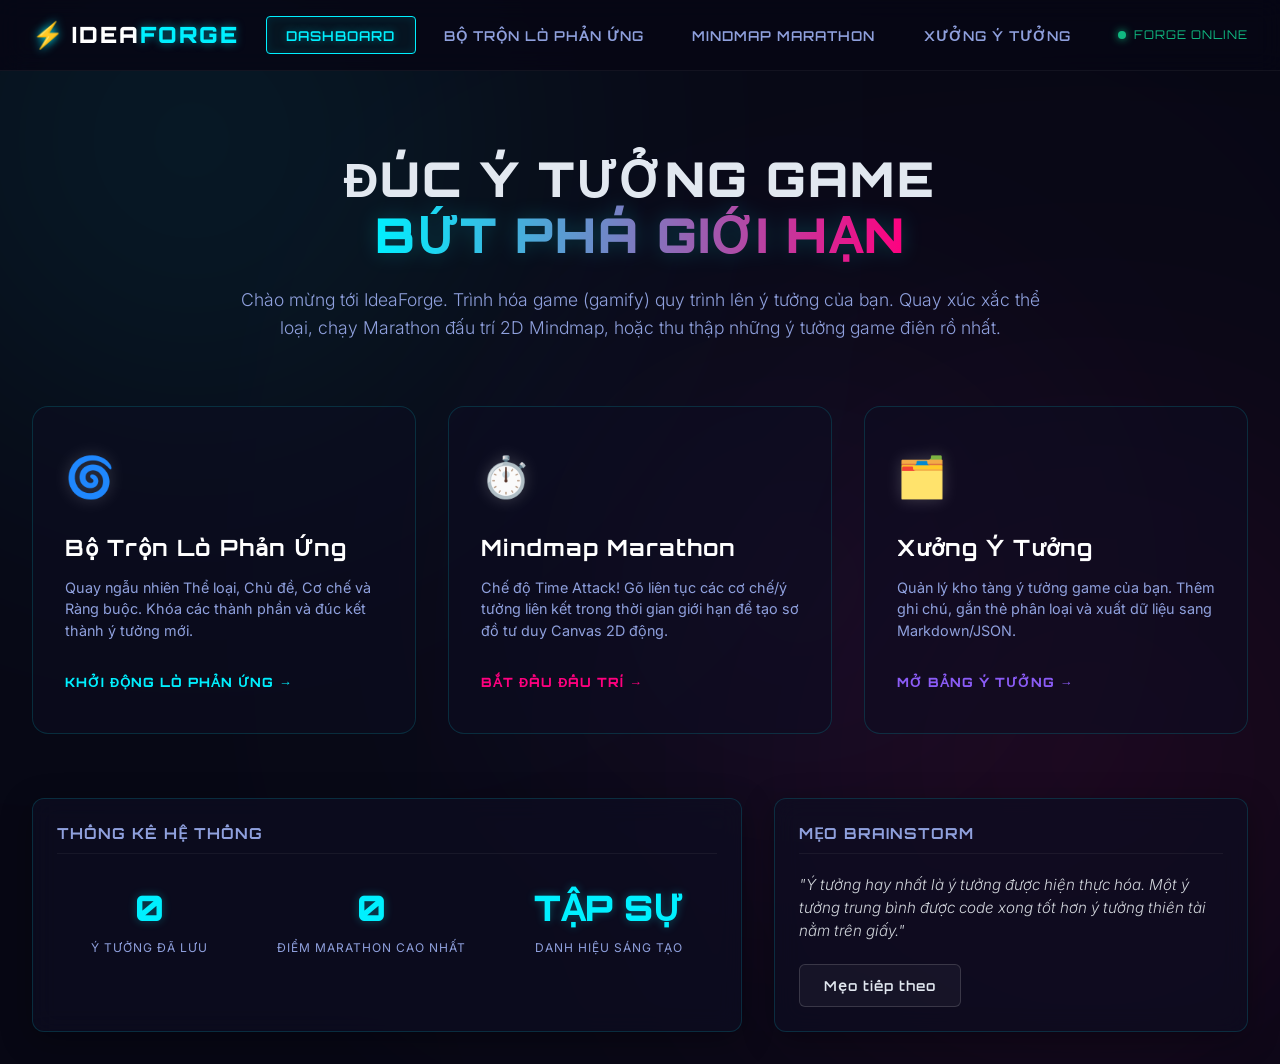
<file: idea-forge/index.html>
<!DOCTYPE html>
<html lang="vi">
<head>
  <meta charset="UTF-8">
  <meta name="viewport" content="width=device-width, initial-scale=1.0">
  <title>IdeaForge - Trình Tạo Ý Tưởng & Gamified Brainstorming</title>
  <!-- Google Fonts: Orbitron & Inter -->
  <link rel="preconnect" href="https://fonts.googleapis.com">
  <link rel="preconnect" href="https://fonts.gstatic.com" crossorigin>
  <link href="https://fonts.googleapis.com/css2?family=Inter:wght@300;400;500;600;700&family=Orbitron:wght@400;600;800;900&display=swap" rel="stylesheet">
  <link rel="stylesheet" href="style.css">
</head>
<body>
  <!-- Cyberpunk Background Glows -->
  <div class="bg-glow bg-glow-1"></div>
  <div class="bg-glow bg-glow-2"></div>
  <div class="bg-glow bg-glow-3"></div>

  <div id="app-container">
    <!-- Navigation Bar -->
    <header class="navbar">
      <div class="logo">
        <span class="logo-icon">⚡</span>
        <span class="logo-text">IDEA<span class="highlight">FORGE</span></span>
      </div>
      <nav class="nav-links">
        <button class="nav-btn active" data-target="screen-dashboard">DASHBOARD</button>
        <button class="nav-btn" data-target="screen-mixer">BỘ TRỘN LÒ PHẢN ỨNG</button>
        <button class="nav-btn" data-target="screen-marathon">MINDMAP MARATHON</button>
        <button class="nav-btn" data-target="screen-board">XƯỞNG Ý TƯỞNG</button>
      </nav>
      <div class="system-status">
        <span class="status-pulse"></span>
        <span class="status-text">FORGE ONLINE</span>
      </div>
    </header>

    <!-- Main Screens Container -->
    <main id="main-content">
      
      <!-- SCREEN 1: DASHBOARD -->
      <section id="screen-dashboard" class="screen active">
        <div class="hero-section">
          <h1 class="hero-title">ĐÚC Ý TƯỞNG GAME <br><span class="gradient-text">BỨT PHÁ GIỚI HẠN</span></h1>
          <p class="hero-subtitle">Chào mừng tới IdeaForge. Trình hóa game (gamify) quy trình lên ý tưởng của bạn. Quay xúc xắc thể loại, chạy Marathon đấu trí 2D Mindmap, hoặc thu thập những ý tưởng game điên rồ nhất.</p>
        </div>

        <div class="dashboard-grid">
          <!-- Card Mode 1: Mixer -->
          <div class="mode-card card-mixer" onclick="switchScreen('screen-mixer')">
            <div class="mode-icon">🌀</div>
            <h2 class="mode-title">Bộ Trộn Lò Phản Ứng</h2>
            <p class="mode-desc">Quay ngẫu nhiên Thể loại, Chủ đề, Cơ chế và Ràng buộc. Khóa các thành phần và đúc kết thành ý tưởng mới.</p>
            <div class="mode-action">KHỞI ĐỘNG LÒ PHẢN ỨNG →</div>
          </div>

          <!-- Card Mode 2: Marathon -->
          <div class="mode-card card-marathon" onclick="switchScreen('screen-marathon')">
            <div class="mode-icon">⏱️</div>
            <h2 class="mode-title">Mindmap Marathon</h2>
            <p class="mode-desc">Chế độ Time Attack! Gõ liên tục các cơ chế/ý tưởng liên kết trong thời gian giới hạn để tạo sơ đồ tư duy Canvas 2D động.</p>
            <div class="mode-action">BẮT ĐẦU ĐẤU TRÍ →</div>
          </div>

          <!-- Card Mode 3: Board -->
          <div class="mode-card card-board" onclick="switchScreen('screen-board')">
            <div class="mode-icon">🗂️</div>
            <h2 class="mode-title">Xưởng Ý Tưởng</h2>
            <p class="mode-desc">Quản lý kho tàng ý tưởng game của bạn. Thêm ghi chú, gắn thẻ phân loại và xuất dữ liệu sang Markdown/JSON.</p>
            <div class="mode-action">MỞ BẢNG Ý TƯỞNG →</div>
          </div>
        </div>

        <!-- Quick Stats & Tips -->
        <div class="dashboard-footer">
          <div class="stats-panel glass-panel">
            <h3>THỐNG KÊ HỆ THỐNG</h3>
            <div class="stats-row">
              <div class="stat-item">
                <span class="stat-num" id="stat-total-ideas">0</span>
                <span class="stat-label">Ý tưởng đã lưu</span>
              </div>
              <div class="stat-item">
                <span class="stat-num" id="stat-high-score">0</span>
                <span class="stat-label">Điểm Marathon cao nhất</span>
              </div>
              <div class="stat-item">
                <span class="stat-num" id="stat-rank">TẬP SỰ</span>
                <span class="stat-label">Danh hiệu Sáng tạo</span>
              </div>
            </div>
          </div>
          
          <div class="tips-panel glass-panel">
            <h3>MẸO BRAINSTORM</h3>
            <p id="dashboard-tip">"Đừng tự kiểm duyệt ý tưởng trong lúc quay. Những ý tưởng nghe điên rồ nhất lúc đầu thường lại là cốt lõi của những game thành công nhất!"</p>
            <button class="btn-secondary" id="next-tip-btn">Mẹo tiếp theo</button>
          </div>
        </div>
      </section>

      <!-- SCREEN 2: IDEA MIXER -->
      <section id="screen-mixer" class="screen">
        <div class="screen-header">
          <h2>BỘ TRỘN LÒ PHẢN ỨNG <span class="highlight">(REACTOR MIXER)</span></h2>
          <p>Kéo cần gạt để khởi động lò phản ứng hạt nhân ý tưởng. Khóa các khe bạn thích để đúc nên kiệt tác game.</p>
        </div>

        <div class="mixer-layout">
          <!-- Left: The Slot Machine Reactor -->
          <div class="reactor-container glass-panel">
            <div class="reactor-core">
              <div class="reactor-header-row">
                <div class="reactor-status">CORE TEMP: <span id="reactor-temp">35°C</span></div>
                <div class="reactor-light" id="reactor-indicator"></div>
              </div>
              
              <!-- Slots Rows -->
              <div class="slots-wrapper">
                <!-- Slot 1: Genre -->
                <div class="slot-column" id="slot-genre">
                  <span class="slot-label">THỂ LOẠI</span>
                  <div class="slot-window">
                    <div class="slot-strip" id="strip-genre">
                      <div class="slot-item">Nhập vai (RPG)</div>
                    </div>
                  </div>
                  <button class="lock-btn" id="lock-genre" title="Khóa thể loại">🔓</button>
                </div>

                <!-- Slot 2: Theme -->
                <div class="slot-column" id="slot-theme">
                  <span class="slot-label">CHỦ ĐỀ</span>
                  <div class="slot-window">
                    <div class="slot-strip" id="strip-theme">
                      <div class="slot-item">Không gian sâu</div>
                    </div>
                  </div>
                  <button class="lock-btn" id="lock-theme" title="Khóa chủ đề">🔓</button>
                </div>

                <!-- Slot 3: Mechanic -->
                <div class="slot-column" id="slot-mechanic">
                  <span class="slot-label">CƠ CHẾ</span>
                  <div class="slot-window">
                    <div class="slot-strip" id="strip-mechanic">
                      <div class="slot-item">Rút bài/Thẻ</div>
                    </div>
                  </div>
                  <button class="lock-btn" id="lock-mechanic" title="Khóa cơ chế">🔓</button>
                </div>

                <!-- Slot 4: Constraint -->
                <div class="slot-column" id="slot-constraint">
                  <span class="slot-label">RÀNG BUỘC</span>
                  <div class="slot-window">
                    <div class="slot-strip" id="strip-constraint">
                      <div class="slot-item">Chỉ có 1 HP</div>
                    </div>
                  </div>
                  <button class="lock-btn" id="lock-constraint" title="Khóa ràng buộc">🔓</button>
                </div>

                <!-- Slot 5: Art Style -->
                <div class="slot-column" id="slot-style">
                  <span class="slot-label">PHONG CÁCH</span>
                  <div class="slot-window">
                    <div class="slot-strip" id="strip-style">
                      <div class="slot-item">Pixel Art 8-bit</div>
                    </div>
                  </div>
                  <button class="lock-btn" id="lock-style" title="Khóa phong cách">🔓</button>
                </div>
              </div>

              <!-- Spin Lever & Action buttons -->
              <div class="reactor-controls">
                <button class="btn-secondary" id="btn-unlock-all">MỞ KHÓA TẤT CẢ</button>
                <button class="btn-primary btn-large btn-glow" id="btn-spin">KÍCH HOẠT LÒ PHẢN ỨNG</button>
                <button class="btn-secondary" id="btn-wildcard">+ THÊM THỬ THÁCH</button>
              </div>
            </div>
          </div>

          <!-- Right: The Forging Station -->
          <div class="forge-station glass-panel">
            <h3 class="panel-title">TÀI LIỆU THIẾT KẾ Ý TƯỞNG</h3>
            
            <div class="idea-card-preview" id="idea-card-result">
              <div class="card-pulse-glow"></div>
              <div class="idea-card-inner">
                <div class="card-tag" id="preview-tag-display">Ý TƯỞNG ĐÚC</div>
                <h4 id="preview-title">Tên Game Chưa Đặt</h4>
                <div class="preview-components">
                  <div class="comp-row"><strong>Thể loại:</strong> <span id="comp-genre">-</span></div>
                  <div class="comp-row"><strong>Chủ đề:</strong> <span id="comp-theme">-</span></div>
                  <div class="comp-row"><strong>Cơ chế:</strong> <span id="comp-mechanic">-</span></div>
                  <div class="comp-row"><strong>Ràng buộc:</strong> <span id="comp-constraint">-</span></div>
                  <div class="comp-row"><strong>Mỹ thuật:</strong> <span id="comp-style">-</span></div>
                  <div class="comp-row" id="wildcard-row" style="display: none;"><strong>Biến số phụ:</strong> <span id="comp-wildcard" class="text-warning">-</span></div>
                </div>
              </div>
            </div>

            <!-- Notes and Editing Area -->
            <div class="forge-editor">
              <div class="form-group">
                <label for="forge-title">Đặt Tên Dự Án</label>
                <input type="text" id="forge-title" placeholder="Ví dụ: Neon Knight, Lost Gravity..." maxlength="40">
              </div>

              <div class="form-group">
                <label for="forge-notes">Mô Tả & Ghi Chú Cách Chơi (Gameplay details)</label>
                <textarea id="forge-notes" placeholder="Mô tả cách game hoạt động, vòng lặp gameplay chính, hoặc cách kết hợp các yếu tố trên lại..." rows="5"></textarea>
              </div>

              <div class="form-group row-group">
                <div class="sub-form-group">
                  <label for="forge-tag">Phân Loại Thẻ</label>
                  <select id="forge-tag">
                    <option value="Game Jam">🎮 Game Jam</option>
                    <option value="Dự án cá nhân">🚀 Dự án cá nhân</option>
                    <option value="Hài hước/Giải trí">🤡 Hài hước/Vui vẻ</option>
                    <option value="Khó nhằn/Hardcore">🔥 Hardcore</option>
                    <option value="Ý tưởng cốt truyện">✍️ Cốt truyện/Bối cảnh</option>
                  </select>
                </div>
                <div class="sub-form-group">
                  <label for="forge-rating">Đánh Giá Tiềm Năng</label>
                  <div class="star-rating" id="forge-rating">
                    <span class="star" data-value="1">★</span>
                    <span class="star" data-value="2">★</span>
                    <span class="star" data-value="3">★</span>
                    <span class="star" data-value="4">★</span>
                    <span class="star" data-value="5">★</span>
                  </div>
                </div>
              </div>

              <button class="btn-primary btn-full" id="btn-save-idea">LƯU VÀO XƯỞNG Ý TƯỞNG</button>
            </div>
          </div>
        </div>
      </section>

      <!-- SCREEN 3: MINDMAP MARATHON -->
      <section id="screen-marathon" class="screen">
        <div class="marathon-setup" id="marathon-setup-panel">
          <div class="setup-container glass-panel">
            <h2>MINDMAP MARATHON <span class="highlight">(TIME ATTACK)</span></h2>
            <p>Trò chơi kích thích tư duy cực độ! Nhập một từ khóa cốt lõi, bắt đầu đồng hồ và gõ thật nhanh các từ khóa, cơ chế, hoặc ý tưởng liên quan để dệt nên Sơ đồ tư duy Canvas 2D động. Điểm số sẽ tăng dựa trên độ dài, tính độc đáo và chuỗi combo gõ chữ liên tục.</p>
            
            <div class="setup-form">
              <div class="form-group">
                <label>Chủ Đề Trung Tâm (Từ khóa gốc)</label>
                <div class="keyword-preset-container">
                  <input type="text" id="marathon-root-keyword" placeholder="Nhập từ khóa chủ đề (ví dụ: Trọng lực, Thời gian, Nước, Bóng tối...)" value="Trọng Lực">
                  <button class="btn-secondary" id="btn-random-root" style="white-space: nowrap;">Ngẫu nhiên</button>
                </div>
              </div>

              <div class="form-group">
                <label>Giới Hạn Thời Gian</label>
                <div class="time-presets">
                  <button class="time-preset-btn active" data-time="60">60 Giây</button>
                  <button class="time-preset-btn" data-time="90">90 Giây</button>
                  <button class="time-preset-btn" data-time="120">120 Giây</button>
                </div>
              </div>

              <div class="form-group">
                <label>Độ Khó (Biến số bổ sung)</label>
                <div class="difficulty-options">
                  <label class="radio-label">
                    <input type="radio" name="marathon-diff" value="easy" checked>
                    <span>Dễ (Mỗi ý tưởng tự do)</span>
                  </label>
                  <label class="radio-label">
                    <input type="radio" name="marathon-diff" value="hard">
                    <span>Khó (Phải bắt đầu bằng chữ cái cuối của từ trước)</span>
                  </label>
                </div>
              </div>

              <button class="btn-primary btn-glow btn-large btn-full" id="btn-start-marathon">BẮT ĐẦU BRAINSTORM MARATHON</button>
            </div>
          </div>
        </div>

        <div class="marathon-gameplay" id="marathon-game-panel" style="display: none;">
          <!-- Left side: Controls and input -->
          <div class="marathon-left-column">
            <!-- Game HUD -->
            <div class="marathon-hud glass-panel">
              <div class="hud-item-wrapper">
                <span class="hud-lbl">THỜI GIAN</span>
                <span class="hud-val timer-val" id="marathon-timer">01:00</span>
              </div>
              <div class="hud-item-wrapper">
                <span class="hud-lbl">ĐIỂM SỐ</span>
                <span class="hud-val score-val" id="marathon-score">0000</span>
              </div>
              <div class="hud-item-wrapper">
                <span class="hud-lbl">Ý TƯỞNG</span>
                <span class="hud-val count-val" id="marathon-count">0</span>
              </div>
              <div class="hud-item-wrapper">
                <span class="hud-lbl">COMBO</span>
                <div class="combo-container">
                  <span class="hud-val combo-val" id="marathon-combo">x1</span>
                  <div class="combo-bar-outer"><div class="combo-bar-inner" id="marathon-combo-bar"></div></div>
                </div>
              </div>
            </div>

            <!-- Input area -->
            <div class="marathon-input-panel glass-panel">
              <div class="marathon-prompt">
                Chủ đề hiện tại: <span class="highlight-root" id="current-marathon-theme">TRỌNG LỰC</span>
              </div>
              
              <div class="rule-hint" id="marathon-rule-hint">Hãy gõ bất cứ ý tưởng nào xuất hiện trong đầu bạn liên quan đến chủ đề này!</div>

              <form id="marathon-input-form" onsubmit="event.preventDefault();">
                <input type="text" id="marathon-input-field" placeholder="Gõ ý tưởng tại đây rồi ấn Enter..." autocomplete="off">
                <button type="submit" class="btn-primary" id="btn-submit-idea">GỬI</button>
              </form>

              <!-- Feed of recent entries -->
              <div class="entries-log-container">
                <h4>NHẬT KÝ Ý TƯỞNG VỪA GÕ:</h4>
                <ul class="entries-log" id="marathon-entries-log">
                  <li class="system-entry">Nhập từ khóa của bạn để tạo ra hệ sinh thái ý tưởng...</li>
                </ul>
              </div>
            </div>

            <button class="btn-secondary btn-full" id="btn-abort-marathon">DỪNG TRẬN ĐẤU (THOÁT)</button>
          </div>

          <!-- Right side: Canvas Mindmap -->
          <div class="marathon-right-column glass-panel">
            <div class="canvas-header">
              <span>SƠ ĐỒ TƯ DUY 2D DỰNG ĐỘNG (INTERACTIVE BRAIN GRAPH)</span>
              <button class="btn-icon" id="btn-recenter-canvas" title="Căn giữa sơ đồ">🎯</button>
            </div>
            <div class="canvas-container">
              <canvas id="mindmap-canvas"></canvas>
            </div>
          </div>
        </div>

        <!-- Result Screen -->
        <div class="marathon-result" id="marathon-result-panel" style="display: none;">
          <div class="result-container glass-panel">
            <div class="trophy-icon">🏆</div>
            <h2>KẾT QUẢ BRAINSTORM MARATHON</h2>
            <div class="result-rank" id="result-rank-title">BRAIN STORMER</div>
            
            <div class="result-stats">
              <div class="res-stat-card">
                <span class="res-lbl">TỔNG ĐIỂM</span>
                <span class="res-val highlight" id="res-score">0</span>
              </div>
              <div class="res-stat-card">
                <span class="res-lbl">Ý TƯỞNG GÕ ĐƯỢC</span>
                <span class="res-val" id="res-ideas-count">0</span>
              </div>
              <div class="res-stat-card">
                <span class="res-lbl">CỰC ĐẠI COMBO</span>
                <span class="res-val" id="res-max-combo">x1</span>
              </div>
            </div>

            <!-- List of words created -->
            <div class="result-words-list">
              <h3>BẢN ĐỒ KHÁI NIỆM BẠN ĐÃ TẠO:</h3>
              <div class="words-container" id="res-words-cloud">
                <!-- Spanned words -->
              </div>
            </div>

            <div class="result-actions">
              <button class="btn-primary" id="btn-save-marathon-idea">LƯU CỐT LÕI NÀY LÊN BẢNG Ý TƯỞNG</button>
              <button class="btn-secondary" id="btn-marathon-retry">LÊN Ý TƯỞNG CHỦ ĐỀ KHÁC</button>
            </div>
          </div>
        </div>
      </section>

      <!-- SCREEN 4: IDEA BOARD (WORKSHOP) -->
      <section id="screen-board" class="screen">
        <div class="board-header-row">
          <div class="screen-header">
            <h2>XƯỞNG Ý TƯỞNG <span class="highlight">(IDEA WORKSHOP)</span></h2>
            <p>Nơi lưu trữ, chỉnh sửa, chọn lọc và xuất bản các ý tưởng game của bạn.</p>
          </div>
          <div class="board-global-actions">
            <button class="btn-secondary" id="btn-export-json">XUẤT FILE JSON</button>
            <button class="btn-secondary" id="btn-export-markdown">XUẤT FILE MARKDOWN</button>
            <button class="btn-primary" id="btn-create-manual-idea">+ TẠO Ý TƯỞNG THỦ CÔNG</button>
          </div>
        </div>

        <div class="board-layout">
          <!-- Left: Filter Sidebar -->
          <div class="board-sidebar glass-panel">
            <div class="search-box">
              <input type="text" id="board-search" placeholder="Tìm kiếm ý tưởng...">
            </div>
            
            <div class="filter-group">
              <h4>LỌC THEO PHÂN LOẠI</h4>
              <div class="filter-tags" id="board-filter-tags">
                <button class="tag-filter-btn active" data-tag="all">Tất cả</button>
                <button class="tag-filter-btn" data-tag="Game Jam">🎮 Game Jam</button>
                <button class="tag-filter-btn" data-tag="Dự án cá nhân">🚀 Dự án</button>
                <button class="tag-filter-btn" data-tag="Hài hước/Giải trí">🤡 Vui vẻ</button>
                <button class="tag-filter-btn" data-tag="Khó nhằn/Hardcore">🔥 Hardcore</button>
                <button class="tag-filter-btn" data-tag="Ý tưởng cốt truyện">✍️ Cốt truyện</button>
              </div>
            </div>

            <div class="filter-group">
              <h4>SẮP XẾP THEO</h4>
              <select id="board-sort-by">
                <option value="newest">Mới nhất trước</option>
                <option value="oldest">Cũ nhất trước</option>
                <option value="rating">Độ khả thi cao nhất</option>
              </select>
            </div>
          </div>

          <!-- Right: Grid of cards -->
          <div class="board-grid-container">
            <div class="board-grid" id="ideas-grid">
              <!-- Cards rendered dynamically -->
              <div class="no-ideas-message">
                <div class="alert-icon">⚡</div>
                <h3>Chưa có ý tưởng nào trong xưởng!</h3>
                <p>Hãy sang <strong>Bộ Trộn Lò Phản Ứng</strong> quay slot hoặc <strong>Marathon</strong> để đúc nên các ý tưởng độc đáo đầu tiên.</p>
                <button class="btn-primary" onclick="switchScreen('screen-mixer')">ĐẾN BỘ TRỘN NGAY</button>
              </div>
            </div>
          </div>
        </div>
      </section>
    </main>
  </div>

  <!-- Manual Idea Creation Overlay Modal -->
  <div class="modal-overlay" id="manual-idea-modal">
    <div class="modal-content glass-panel">
      <div class="modal-header">
        <h3>TẠO Ý TƯỞNG GAME THỦ CÔNG</h3>
        <button class="close-modal-btn" id="btn-close-modal">×</button>
      </div>
      <div class="modal-body">
        <div class="form-group">
          <label for="manual-title">Tên Ý Tưởng Game</label>
          <input type="text" id="manual-title" placeholder="Nhập tên dự án..." required>
        </div>
        <div class="form-group row-group">
          <div class="sub-form-group">
            <label for="manual-genre">Thể loại</label>
            <input type="text" id="manual-genre" placeholder="RPG, Platformer, Roguelike...">
          </div>
          <div class="sub-form-group">
            <label for="manual-theme">Chủ đề</label>
            <input type="text" id="manual-theme" placeholder="Không gian, trung cổ, cyberpunk...">
          </div>
        </div>
        <div class="form-group row-group">
          <div class="sub-form-group">
            <label for="manual-mechanics">Cơ chế gameplay</label>
            <input type="text" id="manual-mechanics" placeholder="Xây căn cứ, kéo thả...">
          </div>
          <div class="sub-form-group">
            <label for="manual-style">Phong cách mỹ thuật</label>
            <input type="text" id="manual-style" placeholder="Pixel 8-bit, 3D Realistic...">
          </div>
        </div>
        <div class="form-group">
          <label for="manual-notes">Mô tả chi tiết ý tưởng</label>
          <textarea id="manual-notes" rows="6" placeholder="Ghi chép bất cứ dòng suy nghĩ nào của bạn về dự án này..."></textarea>
        </div>
        <div class="form-group row-group">
          <div class="sub-form-group">
            <label for="manual-tag">Nhãn phân loại</label>
            <select id="manual-tag">
              <option value="Game Jam">🎮 Game Jam</option>
              <option value="Dự án cá nhân">🚀 Dự án cá nhân</option>
              <option value="Hài hước/Giải trí">🤡 Hài hước/Vui vẻ</option>
              <option value="Khó nhằn/Hardcore">🔥 Hardcore</option>
              <option value="Ý tưởng cốt truyện">✍️ Cốt truyện/Bối cảnh</option>
            </select>
          </div>
          <div class="sub-form-group">
            <label for="manual-rating">Độ khả thi (1-5 sao)</label>
            <input type="number" id="manual-rating" min="1" max="5" value="3" style="width: 100%; padding: 0.7rem; border-radius: 6px; border: 1px solid var(--glass-border); background: rgba(10,10,25,0.8); color: #fff;">
          </div>
        </div>
      </div>
      <div class="modal-footer">
        <button class="btn-secondary" id="btn-cancel-modal">HỦY BỎ</button>
        <button class="btn-primary" id="btn-save-manual">LƯU Ý TƯỞNG</button>
      </div>
    </div>
  </div>

  <!-- Javascript Modules -->
  <script src="js/audio.js"></script>
  <script src="js/generator.js"></script>
  <script src="js/mindmap.js"></script>
  <script src="js/board.js"></script>
  <script src="js/main.js"></script>
</body>
</html>
</file>
<file: idea-forge/style.css>
/* ==========================================
   IDEAFORGE - CYBERPUNK DESIGN SYSTEM
   ========================================== */

:root {
  --bg-color: #070714;
  --panel-bg: rgba(13, 13, 33, 0.7);
  --panel-bg-hover: rgba(22, 22, 53, 0.85);
  --glass-border: rgba(0, 240, 255, 0.15);
  --glass-border-active: rgba(255, 0, 127, 0.4);
  
  --text-main: #e2e8f0;
  --text-muted: #8fa0dd;
  --text-dark: #0f172a;
  
  --color-cyan: #00f0ff;
  --color-magenta: #ff007f;
  --color-purple: #8b5cf6;
  --color-yellow: #f59e0b;
  --color-green: #10b981;
  --color-red: #ef4444;
  
  --glow-cyan: 0 0 15px rgba(0, 240, 255, 0.35);
  --glow-magenta: 0 0 15px rgba(255, 0, 127, 0.35);
  --glow-purple: 0 0 15px rgba(139, 92, 246, 0.35);
  
  --font-logo: 'Orbitron', sans-serif;
  --font-body: 'Inter', sans-serif;
  
  --transition-fast: 0.2s ease;
  --transition-normal: 0.3s cubic-bezier(0.16, 1, 0.3, 1);
  --transition-slow: 0.6s cubic-bezier(0.16, 1, 0.3, 1);
}

/* Reset & Base Styles */
* {
  box-sizing: border-box;
  margin: 0;
  padding: 0;
}

body {
  background-color: var(--bg-color);
  color: var(--text-main);
  font-family: var(--font-body);
  min-height: 100vh;
  overflow-x: hidden;
  position: relative;
  line-height: 1.5;
}

/* Glowing Background Blobs */
.bg-glow {
  position: fixed;
  width: 50vw;
  height: 50vw;
  border-radius: 50%;
  filter: blur(140px);
  opacity: 0.08;
  pointer-events: none;
  z-index: -1;
  mix-blend-mode: screen;
}
.bg-glow-1 {
  background: var(--color-cyan);
  top: -20%;
  left: -10%;
  animation: float-glow 25s infinite alternate;
}
.bg-glow-2 {
  background: var(--color-magenta);
  bottom: -20%;
  right: -10%;
  animation: float-glow 30s infinite alternate-reverse;
}
.bg-glow-3 {
  background: var(--color-purple);
  top: 40%;
  left: 45%;
  width: 35vw;
  height: 35vw;
  animation: float-glow 20s infinite alternate;
}

@keyframes float-glow {
  0% { transform: translate(0, 0) scale(1); }
  100% { transform: translate(5%, 8%) scale(1.1); }
}

/* App Layout */
#app-container {
  display: flex;
  flex-direction: column;
  min-height: 100vh;
}

/* Navbar */
.navbar {
  display: flex;
  justify-content: space-between;
  align-items: center;
  padding: 1rem 2rem;
  background: rgba(7, 7, 20, 0.85);
  backdrop-filter: blur(12px);
  border-bottom: 1px solid rgba(255, 255, 255, 0.05);
  position: sticky;
  top: 0;
  z-index: 100;
}

.logo {
  display: flex;
  align-items: center;
  gap: 0.5rem;
}
.logo-icon {
  font-size: 1.6rem;
  text-shadow: 0 0 10px var(--color-cyan);
  animation: pulse-icon 2s infinite alternate;
}
.logo-text {
  font-family: var(--font-logo);
  font-weight: 900;
  font-size: 1.4rem;
  letter-spacing: 2px;
  color: #fff;
}
.logo-text .highlight {
  color: var(--color-cyan);
  text-shadow: 0 0 8px rgba(0, 240, 255, 0.5);
}

.nav-links {
  display: flex;
  gap: 0.5rem;
}

.nav-btn {
  background: transparent;
  border: 1px solid transparent;
  color: var(--text-muted);
  font-family: var(--font-logo);
  font-size: 0.85rem;
  font-weight: 600;
  letter-spacing: 1px;
  padding: 0.6rem 1.2rem;
  border-radius: 4px;
  cursor: pointer;
  transition: all var(--transition-fast);
}
.nav-btn:hover {
  color: #fff;
  background: rgba(255, 255, 255, 0.03);
}
.nav-btn.active {
  color: var(--color-cyan);
  border-color: var(--color-cyan);
  background: rgba(0, 240, 255, 0.05);
  text-shadow: 0 0 8px rgba(0, 240, 255, 0.4);
  box-shadow: inset 0 0 10px rgba(0, 240, 255, 0.1);
}

.system-status {
  display: flex;
  align-items: center;
  gap: 0.5rem;
  font-family: var(--font-logo);
  font-size: 0.75rem;
  color: var(--color-green);
  letter-spacing: 1px;
}
.status-pulse {
  width: 8px;
  height: 8px;
  background: var(--color-green);
  border-radius: 50%;
  box-shadow: 0 0 8px var(--color-green);
  animation: pulse-dot 1.5s infinite;
}

@keyframes pulse-icon {
  0% { transform: scale(1); filter: brightness(1); }
  100% { transform: scale(1.1); filter: brightness(1.3); }
}
@keyframes pulse-dot {
  0% { opacity: 0.4; }
  50% { opacity: 1; }
  100% { opacity: 0.4; }
}

/* Content Container & Screens */
#main-content {
  flex: 1;
  padding: 2rem;
  max-width: 1400px;
  width: 100%;
  margin: 0 auto;
  position: relative;
}

.screen {
  display: none;
  opacity: 0;
  transform: translateY(15px);
  transition: opacity var(--transition-normal), transform var(--transition-normal);
}
.screen.active {
  display: block;
  opacity: 1;
  transform: translateY(0);
}

.screen-header {
  margin-bottom: 2rem;
}
.screen-header h2 {
  font-family: var(--font-logo);
  font-size: 1.8rem;
  font-weight: 800;
  letter-spacing: 1px;
  margin-bottom: 0.5rem;
}
.screen-header p {
  color: var(--text-muted);
  font-size: 0.95rem;
}

/* Glass Panels */
.glass-panel {
  background: var(--panel-bg);
  border: 1px solid var(--glass-border);
  border-radius: 12px;
  padding: 1.5rem;
  backdrop-filter: blur(12px);
  box-shadow: 0 8px 32px 0 rgba(0, 0, 0, 0.3);
  transition: border-color var(--transition-normal), box-shadow var(--transition-normal), background var(--transition-normal);
}
.glass-panel:hover {
  border-color: rgba(0, 240, 255, 0.3);
  background: var(--panel-bg-hover);
}

/* BUTTONS */
.btn-primary {
  background: linear-gradient(135deg, var(--color-cyan), var(--color-purple));
  color: var(--text-dark);
  font-family: var(--font-logo);
  font-size: 0.9rem;
  font-weight: 800;
  letter-spacing: 1px;
  padding: 0.75rem 1.5rem;
  border: none;
  border-radius: 6px;
  cursor: pointer;
  outline: none;
  transition: all var(--transition-fast);
  text-transform: uppercase;
}
.btn-primary:hover {
  transform: translateY(-2px);
  filter: brightness(1.15);
  box-shadow: 0 0 15px rgba(0, 240, 255, 0.4);
}
.btn-primary:active {
  transform: translateY(0);
}
.btn-primary.btn-glow {
  box-shadow: var(--glow-cyan);
}
.btn-primary.btn-glow:hover {
  box-shadow: var(--glow-cyan), 0 0 25px rgba(139, 92, 246, 0.6);
}

.btn-secondary {
  background: rgba(255, 255, 255, 0.04);
  color: var(--text-main);
  border: 1px solid rgba(255, 255, 255, 0.15);
  font-family: var(--font-logo);
  font-size: 0.85rem;
  font-weight: 600;
  letter-spacing: 1px;
  padding: 0.75rem 1.5rem;
  border-radius: 6px;
  cursor: pointer;
  transition: all var(--transition-fast);
}
.btn-secondary:hover {
  background: rgba(255, 255, 255, 0.08);
  border-color: var(--color-cyan);
  color: var(--color-cyan);
  box-shadow: 0 0 10px rgba(0, 240, 255, 0.1);
}

.btn-large {
  padding: 1rem 2rem;
  font-size: 1rem;
}
.btn-full {
  width: 100%;
  display: block;
  text-align: center;
}
.btn-icon {
  background: transparent;
  border: 1px solid rgba(255, 255, 255, 0.15);
  color: var(--text-main);
  width: 32px;
  height: 32px;
  display: flex;
  align-items: center;
  justify-content: center;
  border-radius: 4px;
  cursor: pointer;
  font-size: 0.9rem;
  transition: all var(--transition-fast);
}
.btn-icon:hover {
  border-color: var(--color-cyan);
  background: rgba(0, 240, 255, 0.08);
  color: var(--color-cyan);
}

/* ==========================================
   SCREEN 1: DASHBOARD STYLES
   ========================================== */

.hero-section {
  text-align: center;
  max-width: 800px;
  margin: 3rem auto 4rem auto;
}
.hero-title {
  font-family: var(--font-logo);
  font-weight: 900;
  font-size: 3rem;
  line-height: 1.15;
  letter-spacing: 2px;
  margin-bottom: 1.5rem;
  text-transform: uppercase;
}
.gradient-text {
  background: linear-gradient(90deg, var(--color-cyan), var(--color-magenta));
  -webkit-background-clip: text;
  -webkit-text-fill-color: transparent;
  filter: drop-shadow(0 0 10px rgba(0, 240, 255, 0.2));
}
.hero-subtitle {
  color: var(--text-muted);
  font-size: 1.1rem;
  font-weight: 300;
  line-height: 1.6;
}

.dashboard-grid {
  display: grid;
  grid-template-columns: repeat(auto-fit, minmax(320px, 1fr));
  gap: 2rem;
  margin-bottom: 4rem;
}

.mode-card {
  background: rgba(13, 13, 33, 0.55);
  border: 1px solid var(--glass-border);
  border-radius: 16px;
  padding: 2.5rem 2rem;
  cursor: pointer;
  position: relative;
  overflow: hidden;
  transition: all var(--transition-normal);
  display: flex;
  flex-direction: column;
}
.mode-card::before {
  content: '';
  position: absolute;
  top: 0;
  left: 0;
  width: 100%;
  height: 100%;
  background: linear-gradient(180deg, transparent 60%, rgba(0, 240, 255, 0.03));
  opacity: 0;
  transition: opacity var(--transition-normal);
}
.mode-card:hover {
  transform: translateY(-8px);
  background: rgba(22, 22, 53, 0.75);
  box-shadow: 0 12px 40px rgba(0, 0, 0, 0.4);
}
.mode-card.card-mixer:hover {
  border-color: var(--color-cyan);
  box-shadow: 0 0 25px rgba(0, 240, 255, 0.15), 0 12px 40px rgba(0, 0, 0, 0.4);
}
.mode-card.card-marathon:hover {
  border-color: var(--color-magenta);
  box-shadow: 0 0 25px rgba(255, 0, 127, 0.15), 0 12px 40px rgba(0, 0, 0, 0.4);
}
.mode-card.card-board:hover {
  border-color: var(--color-purple);
  box-shadow: 0 0 25px rgba(139, 92, 246, 0.15), 0 12px 40px rgba(0, 0, 0, 0.4);
}

.mode-icon {
  font-size: 2.5rem;
  margin-bottom: 1.5rem;
  filter: drop-shadow(0 0 8px rgba(255,255,255,0.2));
  transition: transform var(--transition-normal);
}
.mode-card:hover .mode-icon {
  transform: scale(1.15) rotate(5deg);
}
.mode-title {
  font-family: var(--font-logo);
  font-size: 1.4rem;
  font-weight: 700;
  letter-spacing: 1px;
  margin-bottom: 0.75rem;
  color: #fff;
}
.mode-desc {
  color: var(--text-muted);
  font-size: 0.9rem;
  margin-bottom: 2rem;
  flex: 1;
}
.mode-action {
  font-family: var(--font-logo);
  font-size: 0.8rem;
  font-weight: 800;
  letter-spacing: 1px;
  color: var(--color-cyan);
  transition: all var(--transition-fast);
}
.card-marathon .mode-action { color: var(--color-magenta); }
.card-board .mode-action { color: var(--color-purple); }

.mode-card:hover .mode-action {
  letter-spacing: 2px;
}

.dashboard-footer {
  display: grid;
  grid-template-columns: 1.2fr 0.8fr;
  gap: 2rem;
}

.stats-panel h3, .tips-panel h3 {
  font-family: var(--font-logo);
  font-size: 0.95rem;
  letter-spacing: 1px;
  color: var(--text-muted);
  margin-bottom: 1.25rem;
  border-bottom: 1px solid rgba(255, 255, 255, 0.05);
  padding-bottom: 0.5rem;
}

.stats-row {
  display: flex;
  justify-content: space-around;
  text-align: center;
  padding: 0.5rem 0;
}
.stat-item {
  display: flex;
  flex-direction: column;
  gap: 0.25rem;
}
.stat-num {
  font-family: var(--font-logo);
  font-size: 2.2rem;
  font-weight: 900;
  color: var(--color-cyan);
  text-shadow: 0 0 10px rgba(0, 240, 255, 0.3);
}
.stat-label {
  font-size: 0.75rem;
  color: var(--text-muted);
  text-transform: uppercase;
  letter-spacing: 1px;
}

.tips-panel p {
  font-style: italic;
  font-weight: 300;
  font-size: 0.95rem;
  line-height: 1.5;
  color: #d1d5db;
  margin-bottom: 1.25rem;
  min-height: 70px;
}

/* ==========================================
   SCREEN 2: IDEA MIXER (REACTOR) STYLES
   ========================================== */

.mixer-layout {
  display: grid;
  grid-template-columns: 1.2fr 0.8fr;
  gap: 2rem;
  align-items: start;
}

.reactor-container {
  padding: 2rem;
  position: relative;
  overflow: hidden;
}

.reactor-header-row {
  display: flex;
  justify-content: space-between;
  align-items: center;
  margin-bottom: 2rem;
}
.reactor-status {
  font-family: var(--font-logo);
  font-size: 0.8rem;
  letter-spacing: 1px;
  color: var(--text-muted);
}
.reactor-light {
  width: 14px;
  height: 14px;
  border-radius: 50%;
  background: var(--color-cyan);
  box-shadow: 0 0 10px var(--color-cyan);
  transition: all var(--transition-fast);
}
.reactor-light.charging {
  background: var(--color-yellow);
  box-shadow: 0 0 12px var(--color-yellow);
  animation: reactor-blink 0.3s infinite alternate;
}
.reactor-light.spinning {
  background: var(--color-magenta);
  box-shadow: 0 0 12px var(--color-magenta);
  animation: reactor-blink 0.15s infinite alternate;
}

@keyframes reactor-blink {
  0% { opacity: 0.3; }
  100% { opacity: 1; }
}

.slots-wrapper {
  display: grid;
  grid-template-columns: repeat(5, 1fr);
  gap: 0.75rem;
  background: rgba(5, 5, 15, 0.9);
  padding: 1rem 0.75rem;
  border-radius: 8px;
  border: 1px solid rgba(255, 255, 255, 0.05);
  box-shadow: inset 0 4px 20px rgba(0, 0, 0, 0.8);
  margin-bottom: 2rem;
}

.slot-column {
  display: flex;
  flex-direction: column;
  align-items: center;
  gap: 0.5rem;
}
.slot-label {
  font-family: var(--font-logo);
  font-size: 0.65rem;
  font-weight: 800;
  letter-spacing: 1px;
  color: var(--text-muted);
}

.slot-window {
  height: 120px;
  width: 100%;
  overflow: hidden;
  background: rgba(10, 10, 28, 0.9);
  border: 1px solid rgba(255, 255, 255, 0.08);
  border-radius: 6px;
  position: relative;
  box-shadow: inset 0 10px 15px -10px rgba(0,0,0,0.9),
              inset 0 -10px 15px -10px rgba(0,0,0,0.9);
}
.slot-window::before, .slot-window::after {
  content: '';
  position: absolute;
  left: 0;
  width: 100%;
  height: 25px;
  pointer-events: none;
  z-index: 2;
}
.slot-window::before {
  top: 0;
  background: linear-gradient(180deg, rgba(10,10,28,0.95), transparent);
}
.slot-window::after {
  bottom: 0;
  background: linear-gradient(0deg, rgba(10,10,28,0.95), transparent);
}

.slot-strip {
  display: flex;
  flex-direction: column;
  position: absolute;
  width: 100%;
  top: 0;
  left: 0;
  transition: transform 0s ease; /* Controlled dynamically by JS */
}

.slot-item {
  height: 120px;
  display: flex;
  align-items: center;
  justify-content: center;
  text-align: center;
  font-size: 0.8rem;
  font-weight: 500;
  color: #fff;
  padding: 0 0.5rem;
  word-break: break-word;
  line-height: 1.3;
}

/* Custom visual styles when locked */
.slot-column.locked .slot-window {
  border-color: var(--color-cyan);
  box-shadow: inset 0 0 10px rgba(0, 240, 255, 0.2);
}
.slot-column.locked .slot-item {
  color: var(--color-cyan);
  text-shadow: 0 0 5px rgba(0, 240, 255, 0.5);
}

.lock-btn {
  background: rgba(255, 255, 255, 0.05);
  border: 1px solid rgba(255, 255, 255, 0.1);
  color: #7f8ea6;
  width: 32px;
  height: 32px;
  border-radius: 50%;
  cursor: pointer;
  display: flex;
  align-items: center;
  justify-content: center;
  font-size: 0.85rem;
  transition: all var(--transition-fast);
}
.lock-btn:hover {
  background: rgba(255, 255, 255, 0.1);
  color: #fff;
}
.slot-column.locked .lock-btn {
  background: rgba(0, 240, 255, 0.15);
  border-color: var(--color-cyan);
  color: var(--color-cyan);
  box-shadow: 0 0 8px rgba(0, 240, 255, 0.2);
}

.reactor-controls {
  display: flex;
  justify-content: space-between;
  align-items: center;
  gap: 1rem;
}
.reactor-controls .btn-primary {
  flex: 1;
}

/* Forging Station (Right Mixer Panel) */
.forge-station {
  display: flex;
  flex-direction: column;
  gap: 1.5rem;
}
.panel-title {
  font-family: var(--font-logo);
  font-size: 1rem;
  font-weight: 700;
  letter-spacing: 1px;
  color: var(--text-muted);
}

.idea-card-preview {
  position: relative;
  background: linear-gradient(135deg, rgba(20, 20, 50, 0.8), rgba(10, 10, 30, 0.9));
  border: 1px solid var(--glass-border);
  border-radius: 12px;
  padding: 1.5rem;
  overflow: hidden;
}
.idea-card-preview.active-glow {
  border-color: var(--color-magenta);
}

.card-pulse-glow {
  position: absolute;
  top: -50%;
  left: -50%;
  width: 200%;
  height: 200%;
  background: radial-gradient(circle, rgba(0, 240, 255, 0.08) 0%, transparent 60%);
  pointer-events: none;
  animation: spin-glow 10s infinite linear;
}
@keyframes spin-glow {
  0% { transform: rotate(0deg); }
  100% { transform: rotate(360deg); }
}

.idea-card-inner {
  position: relative;
  z-index: 2;
}
.card-tag {
  display: inline-block;
  font-family: var(--font-logo);
  font-size: 0.65rem;
  font-weight: 800;
  background: rgba(0, 240, 255, 0.12);
  color: var(--color-cyan);
  border: 1px solid rgba(0, 240, 255, 0.2);
  padding: 0.2rem 0.5rem;
  border-radius: 4px;
  margin-bottom: 0.75rem;
  letter-spacing: 1px;
}
.idea-card-inner h4 {
  font-family: var(--font-logo);
  font-size: 1.25rem;
  font-weight: 700;
  margin-bottom: 1rem;
  color: #fff;
}
.preview-components {
  display: flex;
  flex-direction: column;
  gap: 0.45rem;
}
.comp-row {
  font-size: 0.85rem;
  color: var(--text-muted);
}
.comp-row strong {
  color: #fff;
  font-weight: 600;
  width: 90px;
  display: inline-block;
}
.comp-row span {
  color: var(--color-cyan);
  font-weight: 500;
}
.comp-row span.text-warning {
  color: var(--color-magenta);
  text-shadow: 0 0 5px rgba(255,0,127,0.3);
}

/* Forge Form Fields */
.forge-editor {
  display: flex;
  flex-direction: column;
  gap: 1rem;
}
.form-group {
  display: flex;
  flex-direction: column;
  gap: 0.35rem;
}
.form-group label {
  font-family: var(--font-logo);
  font-size: 0.7rem;
  font-weight: 600;
  letter-spacing: 1px;
  color: var(--text-muted);
}
.form-group input[type="text"],
.form-group textarea,
.form-group select {
  width: 100%;
  padding: 0.75rem;
  background: rgba(5, 5, 15, 0.8);
  border: 1px solid var(--glass-border);
  border-radius: 6px;
  color: #fff;
  font-family: var(--font-body);
  font-size: 0.9rem;
  outline: none;
  transition: all var(--transition-fast);
}
.form-group input[type="text"]:focus,
.form-group textarea:focus,
.form-group select:focus {
  border-color: var(--color-cyan);
  box-shadow: 0 0 10px rgba(0, 240, 255, 0.15);
}

.row-group {
  flex-direction: row;
  gap: 1rem;
}
.sub-form-group {
  flex: 1;
  display: flex;
  flex-direction: column;
  gap: 0.35rem;
}

/* Star rating */
.star-rating {
  display: flex;
  gap: 0.35rem;
  height: 40px;
  align-items: center;
}
.star {
  font-size: 1.5rem;
  color: rgba(255, 255, 255, 0.15);
  cursor: pointer;
  transition: color var(--transition-fast), transform var(--transition-fast);
}
.star:hover {
  transform: scale(1.2);
}
.star.selected {
  color: var(--color-yellow);
  text-shadow: 0 0 8px rgba(245, 158, 11, 0.5);
}

/* ==========================================
   SCREEN 3: MINDMAP MARATHON STYLES
   ========================================== */

.marathon-setup {
  display: flex;
  justify-content: center;
  align-items: center;
  min-height: 60vh;
}
.setup-container {
  max-width: 650px;
  width: 100%;
  padding: 2.5rem;
}
.setup-container h2 {
  font-family: var(--font-logo);
  font-size: 1.6rem;
  font-weight: 800;
  letter-spacing: 1px;
  margin-bottom: 0.75rem;
  text-align: center;
}
.setup-container p {
  color: var(--text-muted);
  font-size: 0.9rem;
  text-align: center;
  margin-bottom: 2rem;
  line-height: 1.6;
}
.setup-form {
  display: flex;
  flex-direction: column;
  gap: 1.5rem;
}

.keyword-preset-container {
  display: flex;
  gap: 0.5rem;
}

.time-presets {
  display: grid;
  grid-template-columns: repeat(3, 1fr);
  gap: 0.75rem;
}
.time-preset-btn {
  background: rgba(255, 255, 255, 0.03);
  border: 1px solid rgba(255, 255, 255, 0.1);
  color: var(--text-muted);
  font-family: var(--font-logo);
  font-weight: 600;
  padding: 0.75rem;
  border-radius: 6px;
  cursor: pointer;
  transition: all var(--transition-fast);
}
.time-preset-btn:hover {
  border-color: rgba(255, 255, 255, 0.2);
  color: #fff;
}
.time-preset-btn.active {
  background: rgba(255, 0, 127, 0.1);
  border-color: var(--color-magenta);
  color: var(--color-magenta);
  text-shadow: 0 0 8px rgba(255, 0, 127, 0.4);
}

.difficulty-options {
  display: grid;
  grid-template-columns: repeat(2, 1fr);
  gap: 1rem;
}
.radio-label {
  display: flex;
  align-items: center;
  gap: 0.5rem;
  background: rgba(5, 5, 15, 0.5);
  border: 1px solid rgba(255, 255, 255, 0.05);
  padding: 0.75rem 1rem;
  border-radius: 6px;
  cursor: pointer;
  transition: all var(--transition-fast);
}
.radio-label:hover {
  border-color: rgba(255, 255, 255, 0.1);
}
.radio-label input[type="radio"] {
  accent-color: var(--color-magenta);
}
.radio-label span {
  font-size: 0.85rem;
  color: var(--text-main);
}

/* Gameplay Panel */
.marathon-gameplay {
  display: grid;
  grid-template-columns: 350px 1fr;
  gap: 1.5rem;
  height: calc(100vh - 150px);
  min-height: 550px;
}

.marathon-left-column {
  display: flex;
  flex-direction: column;
  gap: 1rem;
}

.marathon-hud {
  display: grid;
  grid-template-columns: repeat(2, 1fr);
  gap: 0.75rem;
  padding: 1rem !important;
}

.hud-item-wrapper {
  background: rgba(5, 5, 15, 0.7);
  border: 1px solid rgba(255, 255, 255, 0.05);
  padding: 0.5rem;
  border-radius: 6px;
  display: flex;
  flex-direction: column;
  align-items: center;
}
.hud-lbl {
  font-family: var(--font-logo);
  font-size: 0.65rem;
  color: var(--text-muted);
  letter-spacing: 1px;
}
.hud-val {
  font-family: var(--font-logo);
  font-weight: 900;
  font-size: 1.3rem;
}
.timer-val {
  color: var(--color-yellow);
}
.score-val {
  color: var(--color-cyan);
}
.count-val {
  color: var(--color-purple);
}

.combo-container {
  display: flex;
  flex-direction: column;
  align-items: center;
  width: 100%;
}
.combo-val {
  color: var(--color-magenta);
  font-size: 1.1rem;
  line-height: 1.2;
}
.combo-bar-outer {
  width: 80%;
  height: 4px;
  background: rgba(255, 255, 255, 0.1);
  border-radius: 2px;
  overflow: hidden;
  margin-top: 2px;
}
.combo-bar-inner {
  height: 100%;
  width: 0%;
  background: var(--color-magenta);
  box-shadow: 0 0 5px var(--color-magenta);
  transition: width 0.05s linear;
}

.marathon-input-panel {
  flex: 1;
  display: flex;
  flex-direction: column;
  gap: 1rem;
}

.marathon-prompt {
  font-size: 0.95rem;
  font-weight: 600;
  text-align: center;
  padding-bottom: 0.5rem;
  border-bottom: 1px solid rgba(255, 255, 255, 0.05);
}
.highlight-root {
  font-family: var(--font-logo);
  color: var(--color-magenta);
  font-size: 1.15rem;
  text-shadow: 0 0 8px rgba(255, 0, 127, 0.3);
}

.rule-hint {
  font-size: 0.75rem;
  color: var(--text-muted);
  text-align: center;
  font-style: italic;
  min-height: 36px;
}

#marathon-input-form {
  display: flex;
  gap: 0.5rem;
}
#marathon-input-field {
  flex: 1;
  padding: 0.75rem;
  background: rgba(10, 10, 28, 0.9);
  border: 1px solid var(--glass-border);
  border-radius: 6px;
  color: #fff;
  font-family: var(--font-body);
  outline: none;
  font-size: 0.95rem;
}
#marathon-input-field:focus {
  border-color: var(--color-magenta);
  box-shadow: 0 0 10px rgba(255, 0, 127, 0.25);
}

.entries-log-container {
  flex: 1;
  display: flex;
  flex-direction: column;
  gap: 0.5rem;
  overflow: hidden;
}
.entries-log-container h4 {
  font-family: var(--font-logo);
  font-size: 0.7rem;
  color: var(--text-muted);
  letter-spacing: 0.5px;
}
.entries-log {
  list-style: none;
  overflow-y: auto;
  flex: 1;
  background: rgba(5, 5, 12, 0.6);
  border-radius: 6px;
  padding: 0.5rem;
  border: 1px solid rgba(255, 255, 255, 0.03);
}
.entries-log li {
  font-size: 0.8rem;
  padding: 0.25rem 0.5rem;
  border-bottom: 1px solid rgba(255,255,255,0.02);
  display: flex;
  justify-content: space-between;
}
.entries-log li .entry-word {
  color: #fff;
  font-weight: 500;
}
.entries-log li .entry-score {
  color: var(--color-cyan);
}
.entries-log li.system-entry {
  color: var(--text-muted);
  font-style: italic;
  justify-content: center;
  text-align: center;
  border: none;
  padding-top: 1rem;
}

/* Canvas Column */
.marathon-right-column {
  display: flex;
  flex-direction: column;
  padding: 0.75rem !important;
  overflow: hidden;
}
.canvas-header {
  display: flex;
  justify-content: space-between;
  align-items: center;
  padding: 0.5rem;
  font-family: var(--font-logo);
  font-size: 0.75rem;
  color: var(--text-muted);
  border-bottom: 1px solid rgba(255,255,255,0.05);
  margin-bottom: 0.5rem;
}
.canvas-container {
  flex: 1;
  position: relative;
  background: rgba(2, 2, 8, 0.8);
  border-radius: 8px;
  overflow: hidden;
}
#mindmap-canvas {
  position: absolute;
  top: 0;
  left: 0;
  width: 100%;
  height: 100%;
  display: block;
}

/* Results panel */
.marathon-result {
  display: flex;
  justify-content: center;
  align-items: center;
  min-height: 70vh;
}
.result-container {
  max-width: 700px;
  width: 100%;
  padding: 3rem;
  text-align: center;
}
.trophy-icon {
  font-size: 3.5rem;
  margin-bottom: 1rem;
  animation: bounce-trophy 2s infinite alternate;
}
@keyframes bounce-trophy {
  0% { transform: translateY(0); filter: drop-shadow(0 0 10px rgba(245,158,11,0.2)); }
  100% { transform: translateY(-8px); filter: drop-shadow(0 0 25px rgba(245,158,11,0.6)); }
}

.result-rank {
  font-family: var(--font-logo);
  font-size: 1.8rem;
  font-weight: 900;
  color: var(--color-yellow);
  letter-spacing: 2px;
  margin-bottom: 2rem;
  text-shadow: 0 0 10px rgba(245,158,11,0.3);
}

.result-stats {
  display: grid;
  grid-template-columns: repeat(3, 1fr);
  gap: 1.5rem;
  margin-bottom: 2.5rem;
}
.res-stat-card {
  background: rgba(5, 5, 15, 0.8);
  border: 1px solid rgba(255, 255, 255, 0.05);
  padding: 1rem;
  border-radius: 8px;
  display: flex;
  flex-direction: column;
  gap: 0.25rem;
}
.res-lbl {
  font-family: var(--font-logo);
  font-size: 0.65rem;
  color: var(--text-muted);
  letter-spacing: 1px;
}
.res-val {
  font-family: var(--font-logo);
  font-weight: 800;
  font-size: 1.6rem;
  color: #fff;
}
.res-val.highlight {
  color: var(--color-cyan);
  text-shadow: 0 0 10px rgba(0, 240, 255, 0.3);
}

.result-words-list {
  text-align: left;
  margin-bottom: 2.5rem;
  background: rgba(5,5,15,0.4);
  padding: 1.5rem;
  border-radius: 8px;
  border: 1px solid rgba(255,255,255,0.03);
}
.result-words-list h3 {
  font-family: var(--font-logo);
  font-size: 0.8rem;
  color: var(--text-muted);
  margin-bottom: 1rem;
  letter-spacing: 0.5px;
}
.words-container {
  display: flex;
  flex-wrap: wrap;
  gap: 0.5rem;
  max-height: 150px;
  overflow-y: auto;
  padding: 0.25rem;
}
.result-tag {
  background: rgba(255, 255, 255, 0.05);
  border: 1px solid rgba(255, 255, 255, 0.08);
  padding: 0.3rem 0.6rem;
  border-radius: 4px;
  font-size: 0.8rem;
  color: #fff;
  transition: all var(--transition-fast);
}
.result-tag:hover {
  border-color: var(--color-magenta);
  color: var(--color-magenta);
}

.result-actions {
  display: flex;
  justify-content: center;
  gap: 1rem;
}

/* ==========================================
   SCREEN 4: IDEA BOARD (WORKSHOP) STYLES
   ========================================== */

.board-header-row {
  display: flex;
  justify-content: space-between;
  align-items: center;
  margin-bottom: 2rem;
}
.board-global-actions {
  display: flex;
  gap: 0.75rem;
}

.board-layout {
  display: grid;
  grid-template-columns: 280px 1fr;
  gap: 2rem;
  align-items: start;
}

.board-sidebar {
  display: flex;
  flex-direction: column;
  gap: 1.5rem;
}

.search-box input {
  width: 100%;
  padding: 0.75rem;
  background: rgba(5, 5, 15, 0.8);
  border: 1px solid var(--glass-border);
  border-radius: 6px;
  color: #fff;
  font-family: var(--font-body);
  outline: none;
  font-size: 0.9rem;
  transition: all var(--transition-fast);
}
.search-box input:focus {
  border-color: var(--color-cyan);
}

.filter-group h4 {
  font-family: var(--font-logo);
  font-size: 0.75rem;
  color: var(--text-muted);
  letter-spacing: 0.5px;
  margin-bottom: 0.75rem;
}

.filter-tags {
  display: flex;
  flex-direction: column;
  gap: 0.45rem;
}
.tag-filter-btn {
  text-align: left;
  background: transparent;
  border: 1px solid transparent;
  color: var(--text-muted);
  padding: 0.5rem 0.75rem;
  border-radius: 4px;
  cursor: pointer;
  font-size: 0.85rem;
  transition: all var(--transition-fast);
}
.tag-filter-btn:hover {
  background: rgba(255, 255, 255, 0.03);
  color: #fff;
}
.tag-filter-btn.active {
  background: rgba(0, 240, 255, 0.08);
  border-color: rgba(0, 240, 255, 0.2);
  color: var(--color-cyan);
  font-weight: 600;
}

.board-grid-container {
  min-height: 400px;
}

.board-grid {
  display: grid;
  grid-template-columns: repeat(auto-fill, minmax(300px, 1fr));
  gap: 1.5rem;
}

/* Card item inside board grid */
.idea-board-card {
  background: rgba(13, 13, 33, 0.5);
  border: 1px solid var(--glass-border);
  border-radius: 10px;
  padding: 1.25rem;
  position: relative;
  transition: all var(--transition-normal);
  display: flex;
  flex-direction: column;
}
.idea-board-card:hover {
  transform: translateY(-4px);
  border-color: rgba(0, 240, 255, 0.4);
  box-shadow: 0 6px 20px rgba(0, 0, 0, 0.3);
}
.idea-board-card .card-header {
  display: flex;
  justify-content: space-between;
  align-items: start;
  gap: 0.5rem;
  margin-bottom: 0.75rem;
}
.idea-board-card .card-title {
  font-family: var(--font-logo);
  font-size: 1.05rem;
  font-weight: 700;
  color: #fff;
  line-height: 1.3;
}
.card-actions {
  display: flex;
  gap: 0.25rem;
  opacity: 0.4;
  transition: opacity var(--transition-fast);
}
.idea-board-card:hover .card-actions {
  opacity: 1;
}

.action-btn {
  background: transparent;
  border: none;
  cursor: pointer;
  font-size: 0.85rem;
  padding: 0.2rem;
  transition: transform var(--transition-fast);
}
.action-btn:hover {
  transform: scale(1.2);
}

.idea-board-card .card-components {
  font-size: 0.75rem;
  color: var(--text-muted);
  display: flex;
  flex-wrap: wrap;
  gap: 0.35rem 0.75rem;
  margin-bottom: 0.75rem;
  padding-bottom: 0.75rem;
  border-bottom: 1px solid rgba(255,255,255,0.05);
}
.idea-board-card .card-comp-item strong {
  color: #a3b1e0;
}
.idea-board-card .card-comp-item span {
  color: var(--color-cyan);
}

.idea-board-card .card-notes {
  font-size: 0.8rem;
  color: #d1d5db;
  line-height: 1.4;
  margin-bottom: 1.25rem;
  flex: 1;
  white-space: pre-wrap;
  display: -webkit-box;
  -webkit-line-clamp: 4;
  -webkit-box-orient: vertical;
  overflow: hidden;
  text-overflow: ellipsis;
}
.idea-board-card.expanded .card-notes {
  display: block;
  -webkit-line-clamp: unset;
  overflow: visible;
}

.idea-board-card .card-footer {
  display: flex;
  justify-content: space-between;
  align-items: center;
  font-size: 0.75rem;
}
.card-rating-display {
  color: var(--color-yellow);
}
.card-tag-display {
  font-family: var(--font-logo);
  font-size: 0.6rem;
  font-weight: 800;
  letter-spacing: 0.5px;
  background: rgba(139, 92, 246, 0.15);
  color: #c084fc;
  border: 1px solid rgba(139, 92, 246, 0.2);
  padding: 0.15rem 0.4rem;
  border-radius: 3px;
}

.no-ideas-message {
  grid-column: 1 / -1;
  text-align: center;
  padding: 4rem 2rem;
  background: rgba(13, 13, 33, 0.4);
  border: 1px dashed rgba(255, 255, 255, 0.1);
  border-radius: 12px;
}
.no-ideas-message .alert-icon {
  font-size: 2.5rem;
  color: var(--color-cyan);
  margin-bottom: 1rem;
}
.no-ideas-message h3 {
  font-family: var(--font-logo);
  font-size: 1.2rem;
  margin-bottom: 0.5rem;
}
.no-ideas-message p {
  color: var(--text-muted);
  font-size: 0.9rem;
  margin-bottom: 1.5rem;
}

/* ==========================================
   MODAL OVERLAY & CONTENT STYLES
   ========================================== */

.modal-overlay {
  position: fixed;
  top: 0;
  left: 0;
  width: 100%;
  height: 100%;
  background: rgba(5, 5, 12, 0.8);
  backdrop-filter: blur(8px);
  z-index: 200;
  display: none;
  align-items: center;
  justify-content: center;
  padding: 1.5rem;
}
.modal-overlay.active {
  display: flex;
}

.modal-content {
  max-width: 650px;
  width: 100%;
  background: rgba(10, 10, 26, 0.95);
  border: 1px solid rgba(0, 240, 255, 0.25);
  box-shadow: 0 0 30px rgba(0, 240, 255, 0.15);
  padding: 2rem !important;
  max-height: 90vh;
  overflow-y: auto;
  display: flex;
  flex-direction: column;
}

.modal-header {
  display: flex;
  justify-content: space-between;
  align-items: center;
  margin-bottom: 1.5rem;
  border-bottom: 1px solid rgba(255, 255, 255, 0.05);
  padding-bottom: 0.75rem;
}
.modal-header h3 {
  font-family: var(--font-logo);
  font-size: 1.15rem;
  color: var(--color-cyan);
  letter-spacing: 1px;
}
.close-modal-btn {
  background: transparent;
  border: none;
  color: var(--text-muted);
  font-size: 1.8rem;
  cursor: pointer;
  line-height: 1;
}
.close-modal-btn:hover {
  color: #fff;
}

.modal-body {
  display: flex;
  flex-direction: column;
  gap: 1rem;
  margin-bottom: 1.5rem;
}

.modal-footer {
  display: flex;
  justify-content: flex-end;
  gap: 1rem;
  border-top: 1px solid rgba(255, 255, 255, 0.05);
  padding-top: 1rem;
}

/* Scrollbar styles */
::-webkit-scrollbar {
  width: 8px;
  height: 8px;
}
::-webkit-scrollbar-track {
  background: rgba(5, 5, 12, 0.5);
}
::-webkit-scrollbar-thumb {
  background: rgba(255, 255, 255, 0.1);
  border-radius: 4px;
}
::-webkit-scrollbar-thumb:hover {
  background: rgba(0, 240, 255, 0.3);
}

/* Responsive adjustments */
@media (max-width: 992px) {
  .mixer-layout, .board-layout, .dashboard-footer {
    grid-template-columns: 1fr;
  }
  .marathon-gameplay {
    grid-template-columns: 1fr;
    height: auto;
  }
  .marathon-right-column {
    height: 400px;
  }
}

@media (max-width: 768px) {
  .navbar {
    flex-direction: column;
    gap: 1rem;
    padding: 1rem;
  }
  .slots-wrapper {
    grid-template-columns: repeat(3, 1fr);
  }
  #slot-constraint, #slot-style {
    grid-column: span 1.5;
  }
  .reactor-controls {
    flex-direction: column;
    gap: 0.75rem;
  }
  .hero-title {
    font-size: 2.2rem;
  }
}
</file>
